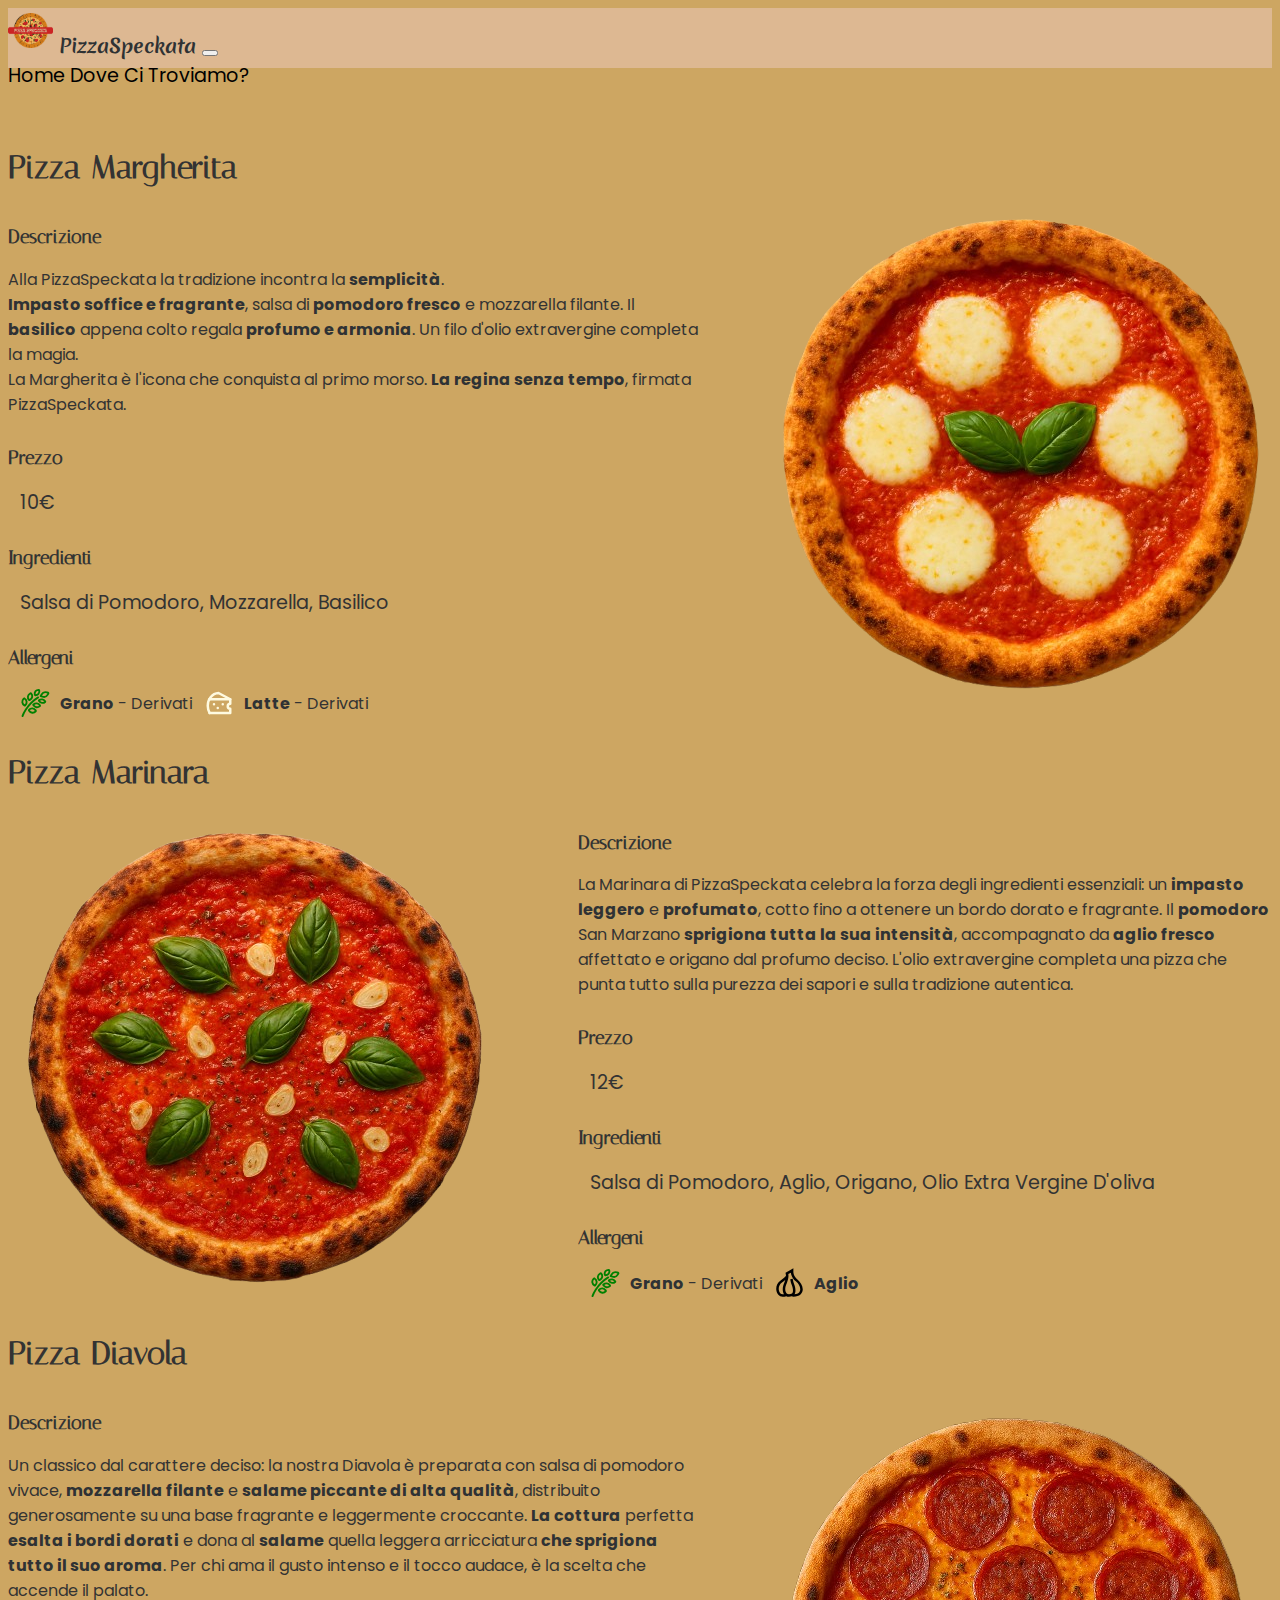
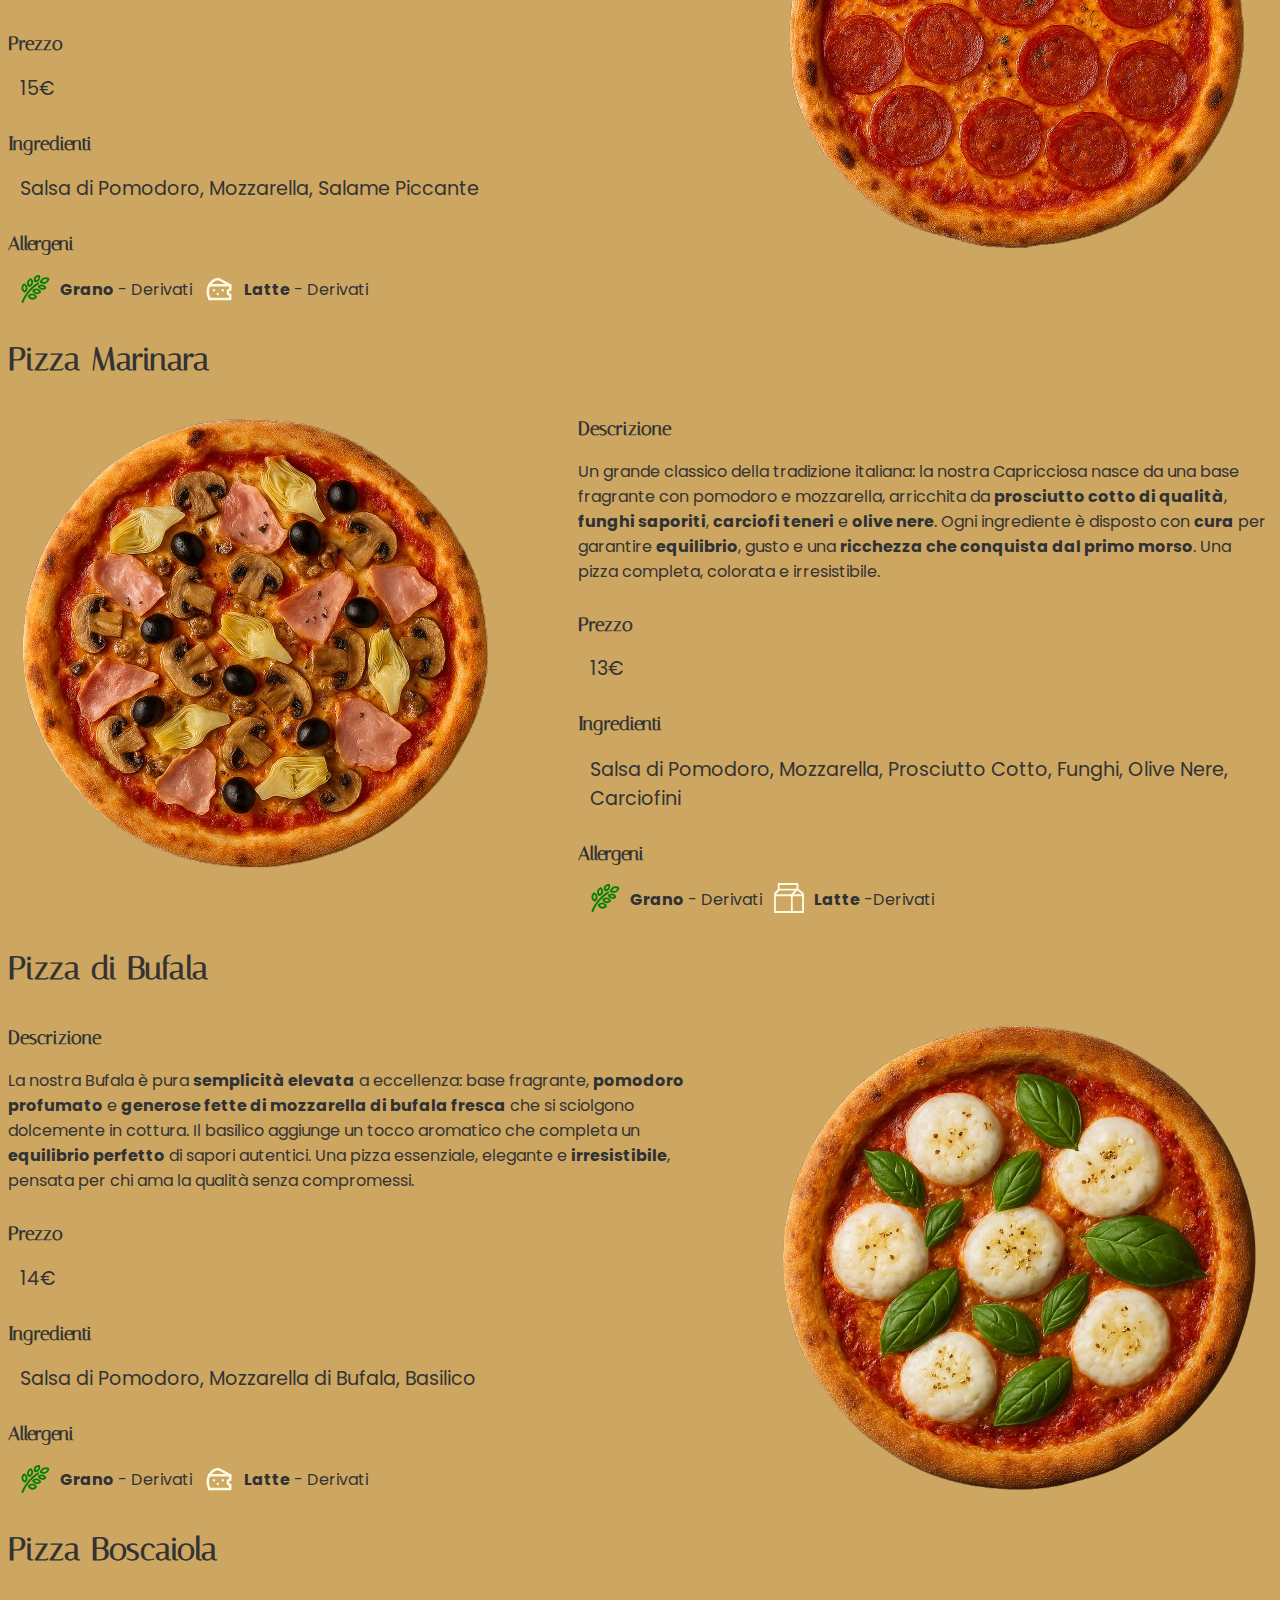
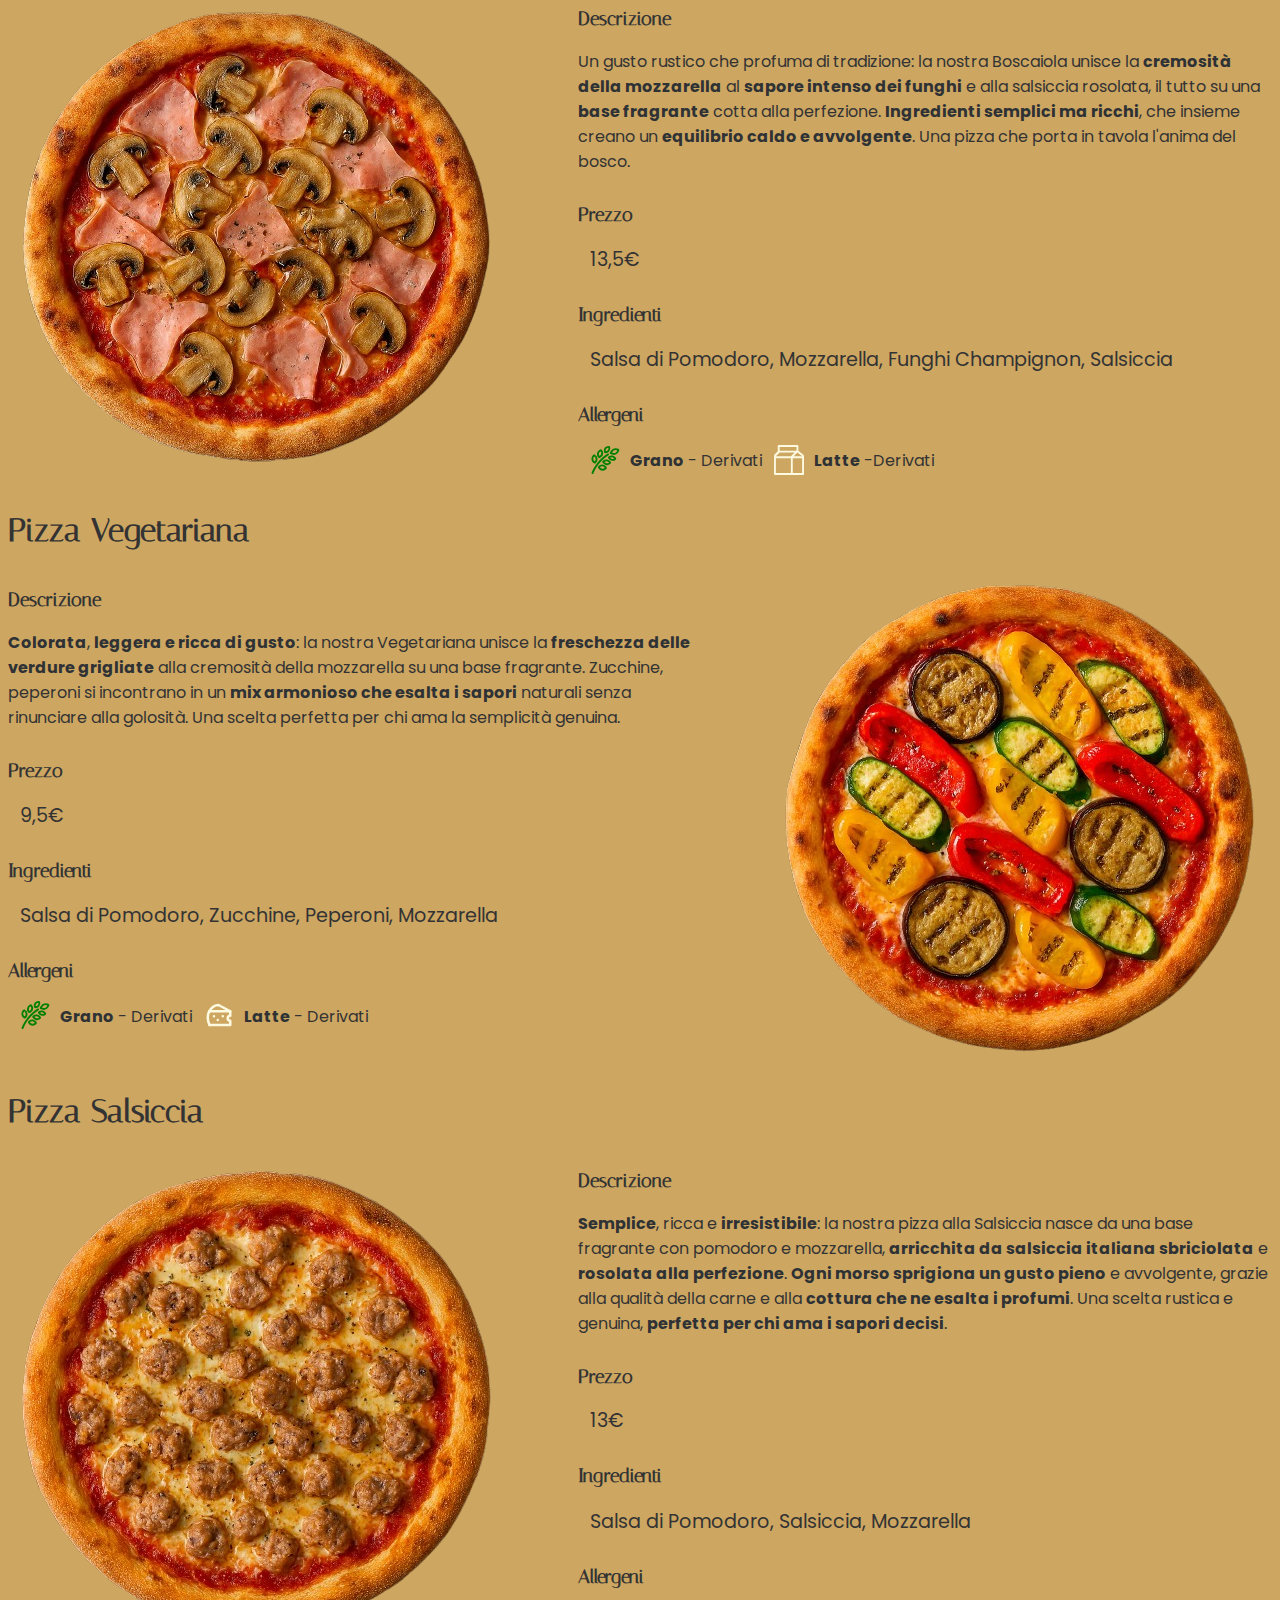
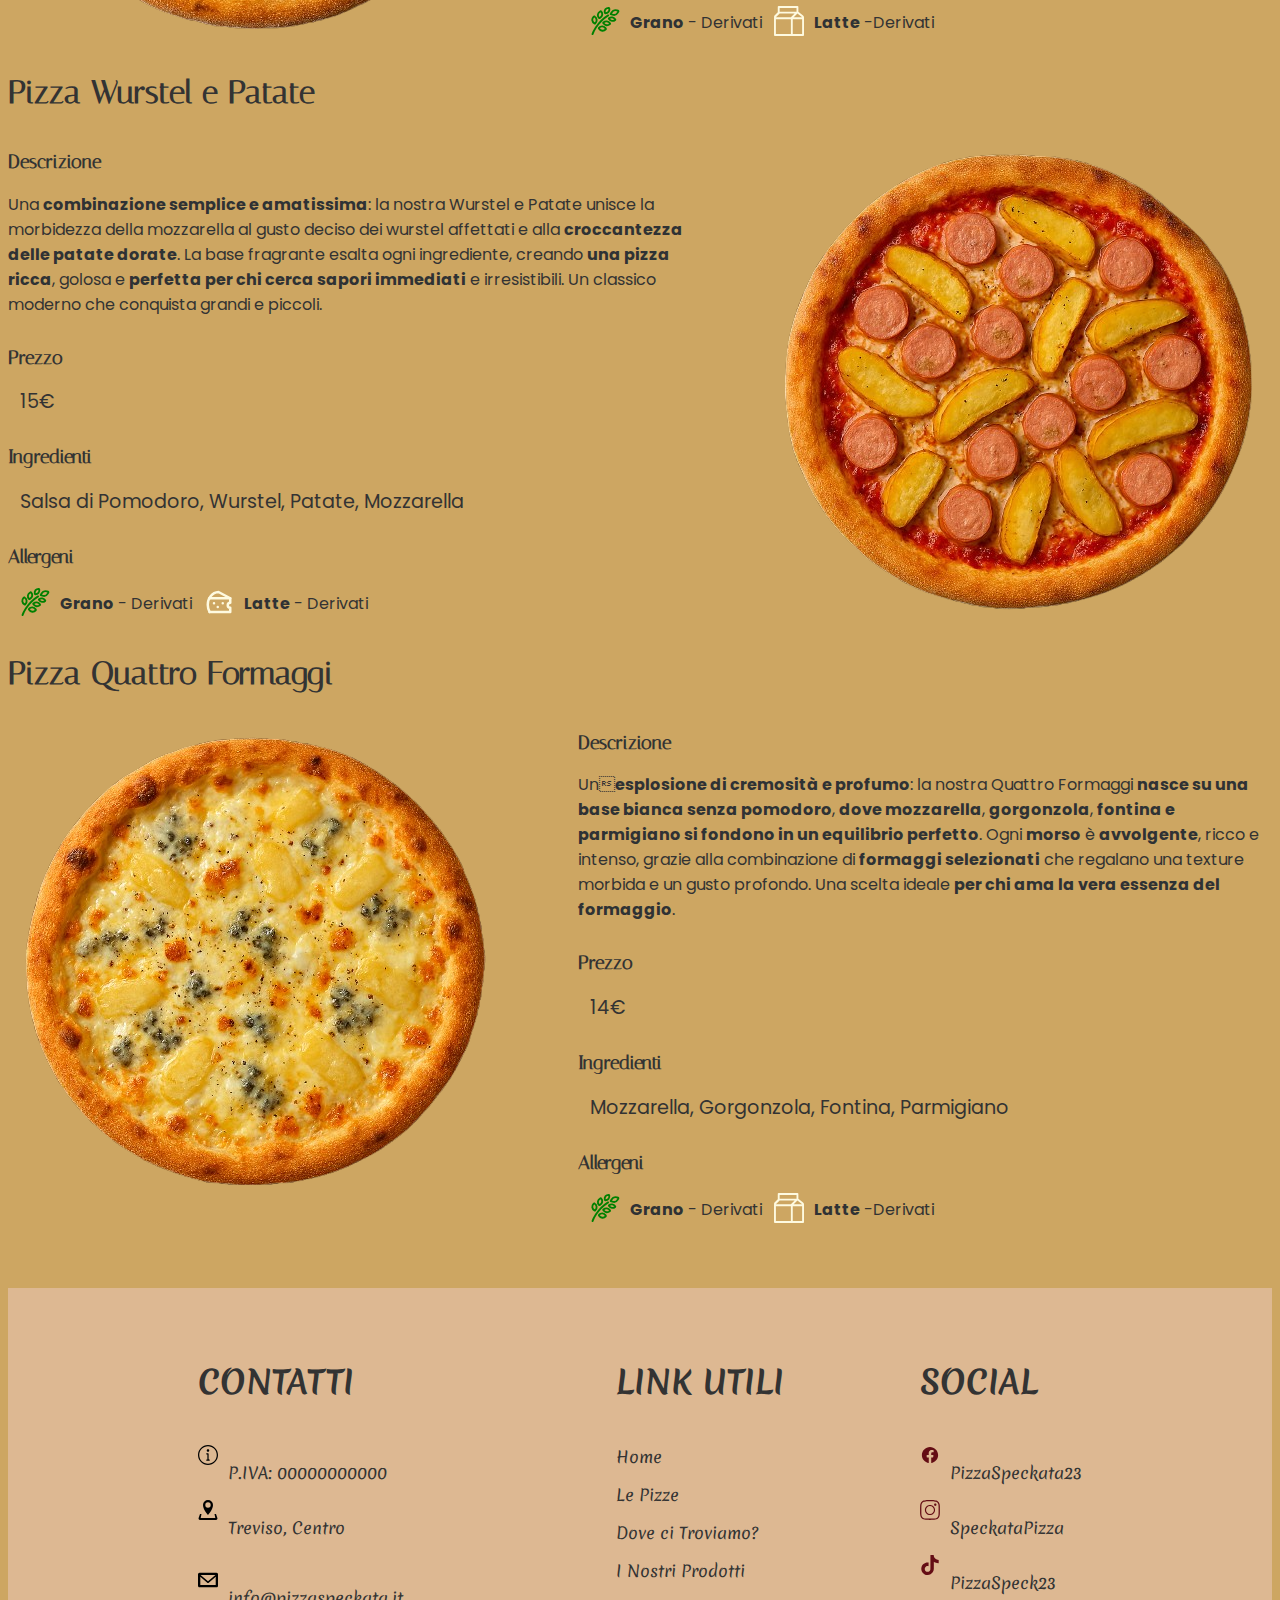
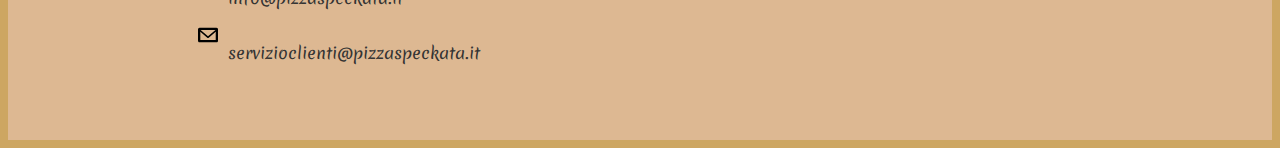
<file: PizzaSpeckata/pizze.html>
<!DOCTYPE html>
<html lang="en">
  <head>
    <meta charset="UTF-8" />
    <meta name="viewport" content="width=device-width, initial-scale=1.0" />
    <link
      href="https://cdn.jsdelivr.net/npm/bootstrap@5.3.8/dist/css/bootstrap.min.css"
      rel="stylesheet"
      integrity="sha384-sRIl4kxILFvY47J16cr9ZwB07vP4J8+LH7qKQnuqkuIAvNWLzeN8tE5YBujZqJLB"
      crossorigin="anonymous"
    />
    <link
      rel="shortcut icon"
      href="foto/pizzaSpeckata-logo.ico"
      type="image/x-icon"
    />
    <link rel="stylesheet" href="style.css" />
    <title>Pizzeria Speckata | Le Nostre Pizze</title>
  </head>
  <body>
    <nav class="navbar navbar-expand-lg bg-body-tertiary">
      <div class="container-fluid">
        <a class="navbar-brand" href="index.htm">
          <img
            src="foto/pizzaSpeckata-logo.png"
            alt="Logo"
            width="45"
            height="45"
            class="d-inline-block"
          />
          <b>PizzaSpeckata</b>
        </a>
        <button
          class="navbar-toggler"
          type="button"
          data-bs-toggle="collapse"
          data-bs-target="#navbarNavAltMarkup"
          aria-controls="navbarNavAltMarkup"
          aria-expanded="false"
          aria-label="Toggle navigation"
        >
          <span class="navbar-toggler-icon"></span>
        </button>

        <div class="collapse navbar-collapse" id="navbarNavAltMarkup">
          <div class="navbar-nav">
            <a class="nav-link" aria-current="page" href="index.htm">Home</a>
            <a class="nav-link" href="dove.html">Dove Ci Troviamo?</a>
          </div>
        </div>
      </div>
    </nav>

    <div class="container">

      <!--PIZZA MARGHERITA-->
      <div id="Margherita">
        <h1 class="titolo-pizze titleImportant">Pizza Margherita</h1>
        <div class="corpo-del-testo-margherita flex">
          <div class="testo-margherita margin-right1">


            <!--DESCRIZIONE PIZZA-->
            <div class="descrizione">
              <h3 class="titleImportant">Descrizione</h3>

              <div>
                <p>
                  Alla PizzaSpeckata la tradizione incontra la <b>semplicità</b>. <br> 
                  <b>Impasto soffice e fragrante</b>, salsa di <b>pomodoro fresco</b> e mozzarella filante. 
                  Il <b>basilico</b> appena colto regala <b>profumo e armonia</b>.
                  Un filo d&#39olio
                  extravergine completa la magia. <br>
                  La Margherita è l&#39icona che
                  conquista al primo morso. <b>La regina senza tempo</b>, firmata
                  PizzaSpeckata.
                </p>
              </div>
            </div>
              
            

            <!--PREZZO-->
            <div class="Prezzo">
              <h3 class="titleImportant">Prezzo</h3>

              <div class="testo-prezzo">
                10&euro;
              </div>
            </div>


            <!--INGREDIENTI-->
            <div class="Ingredienti">
              <h3 class="titleImportant">Ingredienti</h3>

              <div>
                <p class="testo-inredienti">
                  Salsa di Pomodoro, Mozzarella, Basilico
                </p>
              </div>
            </div>


            <!--ALLERGENI-->
            <div class="Allergie">
              <h3 class="titleImportant">Allergeni</h3>

              <div class="flex ">
                <img class="icon2" src="loghi/wheat.svg" alt="allergia grano">
                <p class="Allergie-testo">
                  <b>Grano</b> - Derivati
                </p>

                <img class="icon2" src="loghi/cheese.svg" alt="allergia latte">
                <p class="Allergie-testo"> 
                  <b>Latte</b> - Derivati
                </p>
              </div>
            </div>
          </div>
          
          <img src="foto/foto pizze/pizza-margherita.png" alt="pizza margherita" height="500px" class="big">
        </div>
      </div>


      <!--PIZZA MARINARA-->
      <div id="Marinara">
        <h1 class="titolo-pizze titleImportant">Pizza Marinara</h1>

        <div class="corpo-del-testo-marinara flex">

          <img src="foto/foto pizze/pizza-marinara.png" alt="pizza marinara" height="500px" class="big margin-right2">
          <div class="corpo-del-testo-marinara">

            <!--DESCRIZIONE PIZZA-->
            <div class="descrizione">
              <h3 class="titleImportant">Descrizione</h3>

              <div>
                <p>
                  La Marinara di PizzaSpeckata celebra la forza degli ingredienti essenziali: un <b>impasto leggero</b> e <b>profumato</b>, cotto fino a ottenere un bordo dorato e fragrante. Il <b>pomodoro</b> San Marzano <b>sprigiona tutta la sua intensità</b>, accompagnato da <b>aglio fresco</b> affettato e origano dal profumo deciso. L&#39olio extravergine completa una pizza che punta tutto sulla purezza dei sapori e sulla tradizione autentica.
                </p>
              </div>
            </div>

            <!--PREZZO-->
            <div class="Prezzo">
              <h3 class="titleImportant">Prezzo</h3>

              <div class="testo-prezzo">
                12&euro;
              </div>
            </div>

            <!--INGREDIENTI-->
            <div class="Ingredienti">
              <h3 class="titleImportant">Ingredienti</h3>

              <div>
                <p class="testo-inredienti">
                  Salsa di Pomodoro, Aglio, Origano, Olio Extra Vergine D&#39oliva
                </p>
              </div>
            </div>


            <!--ALLERGENI-->
            <div class="Allergie">
              <h3 class="titleImportant">Allergeni</h3>

              <div class="flex ">
                <img class="icon2" src="loghi/wheat.svg" alt="allergia grano">
                <p class="Allergie-testo">
                  <b>Grano</b> - Derivati
                </p>

                <img class="icon2" src="loghi/garlic.svg" alt="allergia all-aglio ">
                <p class="Allergie-testo"> 
                  <b>Aglio</b>
                </p>
              </div>
            </div>
          </div>
        </div>
      </div>

      <div id="Diavola">

        <h1 class="titolo-pizze titleImportant">Pizza Diavola</h1>

        <div class="corpo-del-testo-diavola flex">

          <div class="corpo-del-testo-diavola margin-right1 ">

            <!--DESCRIZIONE PIZZA-->
            <div class="descrizione">
              <h3 class="titleImportant">Descrizione</h3>

              <div>
                <p>
                  Un classico dal carattere deciso: la nostra Diavola è preparata con salsa di pomodoro vivace, <b>mozzarella filante</b> e <b>salame piccante di alta qualità</b>, distribuito generosamente su una base fragrante e leggermente croccante. <b>La cottura</b> perfetta <b>esalta i bordi dorati</b> e dona al <b>salame</b> quella leggera arricciatura <b>che sprigiona tutto il suo aroma</b>. Per chi ama il gusto intenso e il tocco audace, è la scelta che accende il palato.
                </p>
              </div>
            </div>

            <!--PREZZO-->
            <div class="Prezzo">
              <h3 class="titleImportant">Prezzo</h3>

              <div class="testo-prezzo">
                15&euro;
              </div>
            </div>

            <!--INGREDIENTI-->
            <div class="Ingredienti">
              <h3 class="titleImportant">Ingredienti</h3>

              <div>
                <p class="testo-inredienti">
                  Salsa di Pomodoro, Mozzarella, Salame Piccante 
                </p>
              </div>
            </div>


            <!--ALLERGENI-->
            <div class="Allergie">
              <h3 class="titleImportant">Allergeni</h3>

              <div class="flex ">
                <img class="icon2" src="loghi/wheat.svg" alt="allergia grano">
                <p class="Allergie-testo">
                  <b>Grano</b> - Derivati
                </p>

                <img class="icon2" src="loghi/cheese.svg" alt="allergia latte">
                <p class="Allergie-testo"> 
                  <b>Latte</b> - Derivati
                </p>
              </div>
            </div>
          </div>

          <img src="foto/foto pizze/pizza-diavola.png" alt="pizza diavola" height="500px" class="big">
        </div>
      </div>

      <div id="Capricciosa">

        <h1 class="titolo-pizze titleImportant">Pizza Marinara</h1>

        <div class="corpo-del-testo-capricciosa flex">

          <img src="foto/foto pizze/pizza-capricciosa.png" alt="pizza capricciosa" height="500px" class="big margin-right2">
          <div class="corpo-del-testo-marinara">

            <!--DESCRIZIONE PIZZA-->
            <div class="descrizione">
              <h3 class="titleImportant">Descrizione</h3>

              <div>
                <p>
                  Un grande classico della tradizione italiana: la nostra Capricciosa nasce da una base fragrante con pomodoro e mozzarella, arricchita da <b>prosciutto cotto di qualità</b>, <b>funghi saporiti</b>, <b>carciofi teneri</b> e <b>olive nere</b>. Ogni ingrediente è disposto con <b>cura</b> per garantire <b>equilibrio</b>, gusto e una <b>ricchezza che conquista dal primo morso</b>. Una pizza completa, colorata e irresistibile.
                </p>
              </div>
            </div>

            <!--PREZZO-->
            <div class="Prezzo">
              <h3 class="titleImportant">Prezzo</h3>

              <div class="testo-prezzo">
                13&euro;
              </div>
            </div>

            <!--INGREDIENTI-->
            <div class="Ingredienti">
              <h3 class="titleImportant">Ingredienti</h3>

              <div>
                <p class="testo-inredienti">
                  Salsa di Pomodoro, Mozzarella, Prosciutto Cotto, Funghi, Olive Nere, Carciofini
                </p>
              </div>
            </div>


            <!--ALLERGENI-->
            <div class="Allergie">
              <h3 class="titleImportant">Allergeni</h3>

              <div class="flex ">
                <img class="icon2" src="loghi/wheat.svg" alt="allergia grano">
                <p class="Allergie-testo">
                  <b>Grano</b> - Derivati
                </p>

                <img class="icon2" src="loghi/milk.svg" alt="allergia ai latticini ">
                <p class="Allergie-testo"> 
                  <b>Latte</b>
                  -Derivati
                </p>
              </div>
            </div>
          </div>
        </div>
      </div>

      <div id="Bufala">

        <h1 class="titolo-pizze titleImportant">Pizza di Bufala</h1>

        <div class="corpo-del-testo-bufala flex">

          <div class="corpo-del-testo-diavola margin-right1 ">

            <!--DESCRIZIONE PIZZA-->
            <div class="descrizione">
              <h3 class="titleImportant">Descrizione</h3>

              <div>
                <p>
                  La nostra Bufala è pura <b>semplicità elevata</b> a eccellenza: base fragrante, <b>pomodoro profumato</b> e <b>generose fette di mozzarella di bufala fresca</b> che si sciolgono dolcemente in cottura. Il basilico aggiunge un tocco aromatico che completa un <b>equilibrio perfetto</b> di sapori autentici. Una pizza essenziale, elegante e <b>irresistibile</b>, pensata per chi ama la qualità senza compromessi.
                </p>
              </div>
            </div>

            <!--PREZZO-->
            <div class="Prezzo">
              <h3 class="titleImportant">Prezzo</h3>

              <div class="testo-prezzo">
                14&euro;
              </div>
            </div>

            <!--INGREDIENTI-->
            <div class="Ingredienti">
              <h3 class="titleImportant">Ingredienti</h3>

              <div>
                <p class="testo-inredienti">
                  Salsa di Pomodoro, Mozzarella di Bufala, Basilico
                </p>
              </div>
            </div>


            <!--ALLERGENI-->
            <div class="Allergie">
              <h3 class="titleImportant">Allergeni</h3>

              <div class="flex ">
                <img class="icon2" src="loghi/wheat.svg" alt="allergia grano">
                <p class="Allergie-testo">
                  <b>Grano</b> - Derivati
                </p>

                <img class="icon2" src="loghi/cheese.svg" alt="allergia latte">
                <p class="Allergie-testo"> 
                  <b>Latte</b> - Derivati
                </p>
              </div>
            </div>
          </div>

          <img src="foto/foto pizze/pizza-bufala.png" alt="pizza bufala" height="500px" class="big">
        </div>
      </div>

      <div id="Boscaiola">

        <h1 class="titolo-pizze titleImportant">Pizza Boscaiola</h1>

        <div class="corpo-del-testo-boscaiola flex">

          <img src="foto/foto pizze/pizza-boscaiola.png" alt="pizza Boscaiola" height="500px" class="big margin-right2">
          <div class="corpo-del-testo-boscaiola">

            <!--DESCRIZIONE PIZZA-->
            <div class="descrizione">
              <h3 class="titleImportant">Descrizione</h3>

              <div>
                <p>
                  Un gusto rustico che profuma di tradizione: la nostra Boscaiola unisce la <b>cremosità della mozzarella</b> al <b>sapore intenso dei funghi</b> e alla salsiccia rosolata, il tutto su una <b>base fragrante</b> cotta alla perfezione. <b>Ingredienti semplici ma ricchi</b>, che insieme creano un <b>equilibrio caldo e avvolgente</b>. Una pizza che porta in tavola l&#39anima del bosco.
                </p>
              </div>
            </div>

            <!--PREZZO-->
            <div class="Prezzo">
              <h3 class="titleImportant">Prezzo</h3>

              <div class="testo-prezzo">
                13,5&euro;
              </div>
            </div>

            <!--INGREDIENTI-->
            <div class="Ingredienti">
              <h3 class="titleImportant">Ingredienti</h3>

              <div>
                <p class="testo-inredienti">
                  Salsa di Pomodoro, Mozzarella, Funghi Champignon, Salsiccia
                </p>
              </div>
            </div>


            <!--ALLERGENI-->
            <div class="Allergie">
              <h3 class="titleImportant">Allergeni</h3>

              <div class="flex ">
                <img class="icon2" src="loghi/wheat.svg" alt="allergia grano">
                <p class="Allergie-testo">
                  <b>Grano</b> - Derivati
                </p>

                <img class="icon2" src="loghi/milk.svg" alt="allergia ai latticini ">
                <p class="Allergie-testo"> 
                  <b>Latte</b>
                  -Derivati
                </p>
              </div>
            </div>
          </div>
        </div>
      </div>

      <div id="Vegetariana">

        <h1 class="titolo-pizze titleImportant">Pizza Vegetariana</h1>

        <div class="corpo-del-testo-vegetarana flex">

          <div class="corpo-del-testo-vegetarana margin-right1 ">

            <!--DESCRIZIONE PIZZA-->
            <div class="descrizione">
              <h3 class="titleImportant">Descrizione</h3>

              <div>
                <p>
                  <b>Colorata</b>, <b>leggera e ricca di gusto</b>: la nostra Vegetariana unisce la <b>freschezza delle verdure grigliate</b> alla cremosità della mozzarella su una base fragrante. Zucchine, peperoni si incontrano in un <b>mix armonioso che esalta i sapori</b> naturali senza rinunciare alla golosità. Una scelta perfetta per chi ama la semplicità genuina.
                </p>
              </div>
            </div>

            <!--PREZZO-->
            <div class="Prezzo">
              <h3 class="titleImportant">Prezzo</h3>

              <div class="testo-prezzo">
                9,5&euro;
              </div>
            </div>

            <!--INGREDIENTI-->
            <div class="Ingredienti">
              <h3 class="titleImportant">Ingredienti</h3>

              <div>
                <p class="testo-inredienti">
                  Salsa di Pomodoro, Zucchine, Peperoni, Mozzarella
                </p>
              </div>
            </div>


            <!--ALLERGENI-->
            <div class="Allergie">
              <h3 class="titleImportant">Allergeni</h3>

              <div class="flex ">
                <img class="icon2" src="loghi/wheat.svg" alt="allergia grano">
                <p class="Allergie-testo">
                  <b>Grano</b> - Derivati
                </p>

                <img class="icon2" src="loghi/cheese.svg" alt="allergia latte">
                <p class="Allergie-testo"> 
                  <b>Latte</b> - Derivati
                </p>
              </div>
            </div>
          </div>

          <img src="foto/foto pizze/pizza-vegetariana.png" alt="pizza Vegetariana" height="500px" class="big">
        </div>
      </div>

      <div id="Salsiccia">

        <h1 class="titolo-pizze titleImportant">Pizza Salsiccia</h1>

        <div class="corpo-del-testo-salsiccia flex">

          <img src="foto/foto pizze/pizza-salsicia.png" alt="pizza Salsiccia" height="500px" class="big margin-right2">
          <div class="corpo-del-testo-boscaiola">

            <!--DESCRIZIONE PIZZA-->
            <div class="descrizione">
              <h3 class="titleImportant">Descrizione</h3>

              <div>
                <p>
                  <b>Semplice</b>, ricca e <b>irresistibile</b>: la nostra pizza alla Salsiccia nasce da una base fragrante con pomodoro e mozzarella, <b>arricchita da salsiccia italiana sbriciolata</b> e <b>rosolata alla perfezione</b>. <b>Ogni morso sprigiona un gusto pieno</b> e avvolgente, grazie alla qualità della carne e alla <b>cottura che ne esalta i profumi</b>. Una scelta rustica e genuina, <b>perfetta per chi ama i sapori decisi</b>.
                </p>
              </div>
            </div>

            <!--PREZZO-->
            <div class="Prezzo">
              <h3 class="titleImportant">Prezzo</h3>

              <div class="testo-prezzo">
                13&euro;
              </div>
            </div>

            <!--INGREDIENTI-->
            <div class="Ingredienti">
              <h3 class="titleImportant">Ingredienti</h3>

              <div>
                <p class="testo-inredienti">
                  Salsa di Pomodoro, Salsiccia, Mozzarella
                </p>
              </div>
            </div>


            <!--ALLERGENI-->
            <div class="Allergie">
              <h3 class="titleImportant">Allergeni</h3>

              <div class="flex ">
                <img class="icon2" src="loghi/wheat.svg" alt="allergia grano">
                <p class="Allergie-testo">
                  <b>Grano</b> - Derivati
                </p>

                <img class="icon2" src="loghi/milk.svg" alt="allergia ai latticini ">
                <p class="Allergie-testo"> 
                  <b>Latte</b>
                  -Derivati
                </p>
              </div>
            </div>
          </div>
        </div>
      </div>

      <div id="Wurstel-Patate">

        <h1 class="titolo-pizze titleImportant">Pizza Wurstel e Patate</h1>

        <div class="corpo-del-testo-wurstel-e-patate flex">

          <div class="corpo-del-testo-wurstel-e-patate margin-right1 ">

            <!--DESCRIZIONE PIZZA-->
            <div class="descrizione">
              <h3 class="titleImportant">Descrizione</h3>

              <div>
                <p>
                  Una <b>combinazione semplice e amatissima</b>: la nostra Wurstel e Patate unisce la morbidezza della mozzarella al gusto deciso dei wurstel affettati e alla <b>croccantezza delle patate dorate</b>. La base fragrante esalta ogni ingrediente, creando <b>una pizza ricca</b>, golosa e <b>perfetta per chi cerca sapori immediati</b> e irresistibili. Un classico moderno che conquista grandi e piccoli.
                </p>
              </div>
            </div>

            <!--PREZZO-->
            <div class="Prezzo">
              <h3 class="titleImportant">Prezzo</h3>

              <div class="testo-prezzo">
                15&euro;
              </div>
            </div>

            <!--INGREDIENTI-->
            <div class="Ingredienti">
              <h3 class="titleImportant">Ingredienti</h3>

              <div>
                <p class="testo-inredienti">
                  Salsa di Pomodoro, Wurstel, Patate, Mozzarella
                </p>
              </div>
            </div>


            <!--ALLERGENI-->
            <div class="Allergie">
              <h3 class="titleImportant">Allergeni</h3>

              <div class="flex ">
                <img class="icon2" src="loghi/wheat.svg" alt="allergia grano">
                <p class="Allergie-testo">
                  <b>Grano</b> - Derivati
                </p>

                <img class="icon2" src="loghi/cheese.svg" alt="allergia latte">
                <p class="Allergie-testo"> 
                  <b>Latte</b> - Derivati
                </p>
              </div>
            </div>
          </div>

          <img src="foto/foto pizze/pizza-wurstel-e-patatine.png" alt="pizza qurstel e patate" height="500px" class="big">
        </div>
      </div>

      <div id="Quattro-Formaggi">

        <h1 class="titolo-pizze titleImportant">Pizza Quattro Formaggi</h1>

        <div class="corpo-del-testo-quattro-formaggi flex">

          <img src="foto/foto pizze/pizza-quattro-formaggi.png" alt="pizza quattro formaggi" height="500px" class="big margin-right2">
          <div class="corpo-del-testo-quattro-formaggi">

            <!--DESCRIZIONE PIZZA-->
            <div class="descrizione">
              <h3 class="titleImportant">Descrizione</h3>

              <div>
                <p>
                  Un&#30<b>esplosione di cremosità e profumo</b>: la nostra Quattro Formaggi <b>nasce su una base bianca senza pomodoro</b>, <b>dove mozzarella</b>, <b>gorgonzola</b>, <b>fontina e parmigiano si fondono in un equilibrio perfetto</b>. Ogni <b>morso</b> è <b>avvolgente</b>, ricco e intenso, grazie alla combinazione di <b>formaggi selezionati</b> che regalano una texture morbida e un gusto profondo. Una scelta ideale <b>per chi ama la vera essenza del formaggio</b>.
                </p>
              </div>
            </div>

            <!--PREZZO-->
            <div class="Prezzo">
              <h3 class="titleImportant">Prezzo</h3>

              <div class="testo-prezzo">
                14&euro;
              </div>
            </div>

            <!--INGREDIENTI-->
            <div class="Ingredienti">
              <h3 class="titleImportant">Ingredienti</h3>

              <div>
                <p class="testo-inredienti">
                  Mozzarella, Gorgonzola, Fontina, Parmigiano
                </p>
              </div>
            </div>


            <!--ALLERGENI-->
            <div class="Allergie">
              <h3 class="titleImportant">Allergeni</h3>

              <div class="flex ">
                <img class="icon2" src="loghi/wheat.svg" alt="allergia grano">
                <p class="Allergie-testo">
                  <b>Grano</b> - Derivati
                </p>

                <img class="icon2" src="loghi/milk.svg" alt="allergia ai latticini ">
                <p class="Allergie-testo"> 
                  <b>Latte</b>
                  -Derivati
                </p>
              </div>
            </div>
          </div>
        </div>
      </div>
    </div>


    <!--FOOTER-->
    <footer>
      <div class="inside">

        <div class="flex1">
          <div id="contatti-int" class="margin-right">
            <h1 class="h1foot">CONTATTI</h1>

            <div class="flex">
              <img class="icon" src="loghi/info.svg" alt="info"><p class="footerP">P.IVA: 00000000000</p>
            </div>

            <div class="flex">
              <img class="icon" src="loghi/location.svg" alt="la nostra location"><a class="link-utili" href="https://short.do/c-P5fN"><p class="footerP">Treviso, Centro</p></a>
            </div>
            <div class="flex">
              <img class="icon" src="loghi/mail.svg" alt="contattaci"><p class="footerP">info@pizzaspeckata.it</p>
            </div>

            <div class="flex">
              <img class="icon" src="loghi/mail.svg" alt="contattaci"><p class="footerP">servizioclienti@pizzaspeckata.it</p>
            </div>
          </div>


          <div id="link-int" class="margin-right">
            <h1 class="h1foot">LINK UTILI</h1>

            <div class="flex ">
              <a class="link-utili" href="index.htm">Home</a>
            </div>

            <div class="flex">
              <a class="link-utili" href="pizze.html">Le Pizze</a>
            </div>

            <div class="flex">
              <a class="link-utili" href="dove.html">Dove ci Troviamo?</a>
            </div>

            <div class="flex">
              <a class="link-utili" href="ingredienti.html">I Nostri Prodotti</a>
            </div>
          </div>


          <div id="social-int">
            <h1 class="h1foot">SOCIAL</h1>

            <div class="flex">
              <img  class="icon social" src="loghi/social-facebook-solid.svg" alt="facebook"><p class="footerP">PizzaSpeckata23</p>
            </div>

            <div class="flex">
              <img class="icon social" src="loghi/social-instagram.svg" alt="instagram"><p class="footerP">SpeckataPizza</p>
            </div>

            <div class="flex">
              <img class="icon social" src="loghi/tiktok.svg" alt="tik tok"><p class="footerP">PizzaSpeck23</p>
            </div>
          </div>
        </div>
      </div>
    </footer>

    <script
      src="https://cdn.jsdelivr.net/npm/bootstrap@5.3.8/dist/js/bootstrap.bundle.min.js"
      integrity="sha384-FKyoEForCGlyvwx9Hj09JcYn3nv7wiPVlz7YYwJrWVcXK/BmnVDxM+D2scQbITxI"
      crossorigin="anonymous"
    ></script>
  </body>
</html>
</file>
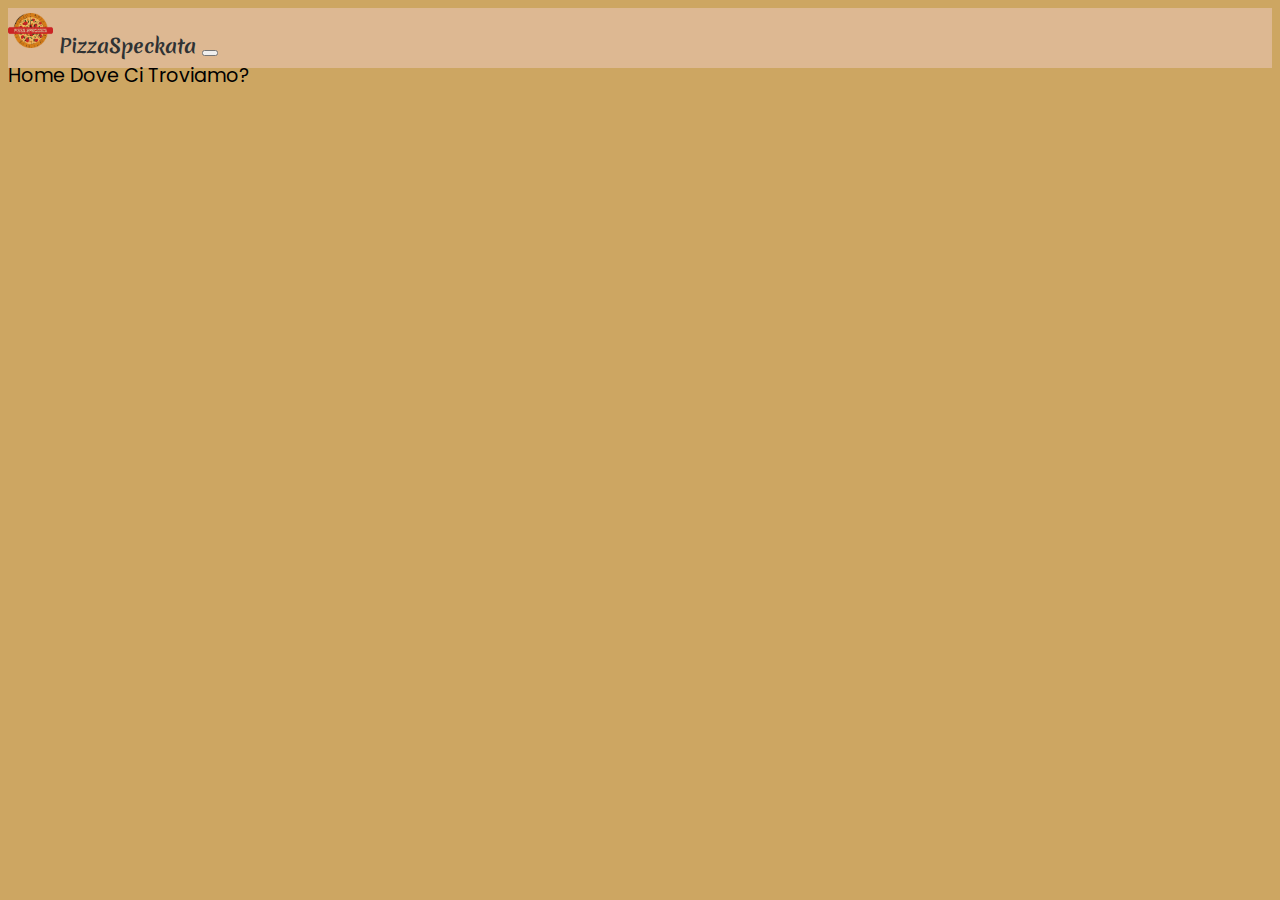
<file: sito pizzeria/pizze.html>
<!DOCTYPE html>
<html lang="en">
  <head>
    <meta charset="UTF-8" />
    <meta name="viewport" content="width=device-width, initial-scale=1.0" />
    <link
      href="https://cdn.jsdelivr.net/npm/bootstrap@5.3.8/dist/css/bootstrap.min.css"
      rel="stylesheet"
      integrity="sha384-sRIl4kxILFvY47J16cr9ZwB07vP4J8+LH7qKQnuqkuIAvNWLzeN8tE5YBujZqJLB"
      crossorigin="anonymous"
    />
    <link
      rel="shortcut icon"
      href="foto/logo-speckata.ico"
      type="image/x-icon"
    />
    <link rel="stylesheet" href="style.css" />
    <title>Pizzeria Speckata | Le Nostre Pizze</title>
  </head>
  <body>
    <nav class="navbar navbar-expand-lg bg-body-tertiary">
      <div class="container-fluid">
        <a class="navbar-brand" href="index.htm">
          <img
            src="foto/pizzaSpeckata-logo.png"
            alt="Logo"
            width="45"
            height="45"
            class="d-inline-block"
          />
          <b>PizzaSpeckata</b>
        </a>
        <button
          class="navbar-toggler"
          type="button"
          data-bs-toggle="collapse"
          data-bs-target="#navbarNavAltMarkup"
          aria-controls="navbarNavAltMarkup"
          aria-expanded="false"
          aria-label="Toggle navigation"
        >
          <span class="navbar-toggler-icon"></span>
        </button>

        <div class="collapse navbar-collapse" id="navbarNavAltMarkup">
          <div class="navbar-nav">
            <a class="nav-link" aria-current="page" href="index.htm">Home</a>
            <a class="nav-link" href="dove.html">Dove Ci Troviamo?</a>
          </div>
        </div>
      </div>
    </nav>

    <div class="container">
      
      <div class="Margherita"></div>

      <div class="Marinara"></div>

      <div class="Diavola"></div>

      <div class="Capricciosa"></div>

      <div class="Bufala"></div>

      <div class="Boscaiola"></div>

      <div class="Vegetariana"></div>

      <div class="Salsiccia"></div>

      <div class="Wurstel-Patate"></div>

      <div class="Quattro-Formaggi"></div>

    </div>

    <script
      src="https://cdn.jsdelivr.net/npm/bootstrap@5.3.8/dist/js/bootstrap.bundle.min.js"
      integrity="sha384-FKyoEForCGlyvwx9Hj09JcYn3nv7wiPVlz7YYwJrWVcXK/BmnVDxM+D2scQbITxI"
      crossorigin="anonymous"
    ></script>
  </body>
</html>
</file>
<file: PizzaSpeckata/style.css>
@import url("https://fonts.googleapis.com/css2?family=Italiana&family=Kiwi+Maru&family=Merienda:wght@300..900&family=Poppins:ital,wght@0,100;0,200;0,300;0,400;0,500;0,600;0,700;0,800;0,900;1,100;1,200;1,300;1,400;1,500;1,600;1,700;1,800;1,900&display=swap");

/*font-family: "Poppins", sans-serif;*/
/*font-family: "Kiwi Maru", serif;*/
/*font-family: "Italiana", sans-serif;*/
/*font-family: "Merienda", cursive;*/

body {
  background-color: #cda662;
  font-family: "Poppins", sans-serif;
  color: #333333;
  font-size: 1rem;
}

b {
  color: #2f3234;
}

a {
  text-decoration: none;
  color: #333333;
}

.container {
  margin-top: 80px;
}

.titleImportant {
  font-family: "Italiana", sans-serif;
}

.bigTitle {
  font-size: 2.4rem;
}

.smallTitle {
  font-size: 1.7rem;
}

.centro {
  text-align: center;
}

.flex {
  display: flex;
}

.flex-end {
  align-items: end;
}

.margin-top {
  margin-top: 50px;
}

.margin-left {
  margin-left: 20px;
}

.margin-right {
  margin-right: 30px;
}

.corpo-del-testo-qualita {
  width: fit-content;
}

.color {
  color: #cda662;
}

/*NAVBAR ALL*/
.navbar,
.dropdown-menu {
  background-color: #ddb892 !important;
  border: none !important;
  border-width: 0 !important;
  font-size: 1.2rem;
  padding: 0%;
  height: 60px;
}

.dropdown-menu {
  padding: 8px 10px;
  width: 25rem;
  height: fit-content;
}

.nav-link,
.navbar-collapse,
.dropdown-item {
  color: black;
}

.navbar-brand {
  font-family: "Merienda", cursive;
}

.nav-link:hover,
.dropdown-item:hover {
  color: #fefae0;
  background-color: transparent;
  background-color: #bc6c25;
  border-radius: 10px;
}

/*CAROUSEL ALL*/
.carousel-item img {
  height: 700px;
  object-fit: cover;
  width: 100%;
}

#overflow {
  font-family: "Kiwi Maru", serif;
  background-color: rgba(20, 20, 20, 0.4);
  position: absolute;
  top: 40%;
  left: 50%;
  transform: translate(-50%, -50%);
  color: #fefae0;
  text-align: center;
  z-index: 1;
  padding: 20px;
  margin-top: 1.5rem;
}

#underflow {
  position: relative;
}

/*SCALING IMAGES*/
.big:hover {
  transform: scale(1.1);
}

.big {
  transition: transform 0.5s ease-in-out;
}

/*BOTTONI*/
#nstr-prod {
  background-color: #640d14;
  color: white;
  border: none;
  border-radius: 12px;
  padding: 10px 20px;
  cursor: pointer;
  font-size: 1.2rem;
  transition: transform 0.5s ease-in-out;
  margin-top: 15px;
}

/*MENU*/
.menu-hr1 {
  height: 2px;
  border-radius: 6px;
  background-color: black;
  width: 20%;
  margin-left: auto;
  margin-right: auto;
  margin-top: -6px;
}

.menu-space {
  margin-top: 20px;
}

#nstr-prod:active,
#nstr-prod:focus {
  background-color: #640d14;
  color: white;
  border: none;
  outline: none;
}

#nstr-prod:hover {
  transform: scale(1.1);
  background-color: #ad2831;
}

/*FOOTER*/
footer {
  font-family: "Merienda", cursive;
  background-color: #ddb892;
  display: block;
  margin-top: 50px;
}

.inside {
  margin-left: 15%;
  margin-right: 15%;
}

.icon {
  height: 20px;
  align-items: center;
  margin-right: 10px;
}

.footerP {
  align-items: center;
}

.h1foot {
  padding-top: 50px;
  margin-bottom: 40px;
}

.flex1 {
  display: flex;
  justify-content: space-between;
}

.link-utili,
.social {
  margin-bottom: 15px;
  text-decoration: none;
  color: #333333;
}

.link-utili:hover {
  color: #640d14;
}

#contatti-int,
#link-int,
#social-int {
  margin-bottom: 60px;
}

/*PIZZE*/
.Allergie,
.Ingredienti,
.Prezzo {
  margin-top: 30px;
}

.testo-inredienti,
.testo-prezzo {
  font-size: 1.2rem;
  margin-left: 12px;
}

.Allergie-testo {
  margin-left: 10px;
  margin-top: 3.5px;
}

.icon2 {
  height: 30px;
  margin-left: 12px;
}

/*PIZZA MARGHERITA*/

.margin-right1 {
  margin-right: 70px;
}

/*PIZZA MARINARA*/
.margin-right2{
  margin-right: 70px;
}
</file>
<file: sito pizzeria/style.css>
@import url("https://fonts.googleapis.com/css2?family=Italiana&family=Kiwi+Maru&family=Merienda:wght@300..900&family=Poppins:ital,wght@0,100;0,200;0,300;0,400;0,500;0,600;0,700;0,800;0,900;1,100;1,200;1,300;1,400;1,500;1,600;1,700;1,800;1,900&display=swap");

/*font-family: "Poppins", sans-serif;*/
/*font-family: "Kiwi Maru", serif;*/
/*font-family: "Italiana", sans-serif;*/
/*font-family: "Merienda", cursive;*/

body {
  background-color: #cda662;
  font-family: "Poppins", sans-serif;
  color: #333333;
  font-size: 1rem;
}

b {
  color: #2f3234;
}

a {
  text-decoration: none;
  color: #333333;
}

.container {
  margin-top: 80px;
}

.titleImportant {
  font-family: "Italiana", sans-serif;
}

.bigTitle {
  font-size: 2.4rem;
}

.smallTitle {
  font-size: 1.7rem;
}

.centro {
  text-align: center;
}

.flex {
  display: flex;
}

.flex-end {
  align-items: end;
}

.margin-top {
  margin-top: 50px;
}

.margin-left {
  margin-left: 20px;
}

.margin-right {
  margin-right: 30px;
}

.corpo-del-testo-qualita {
  width: fit-content;
}

.color {
  color: #cda662;
}

/*NAVBAR ALL*/
.navbar,
.dropdown-menu {
  background-color: #ddb892 !important;
  border: none !important;
  border-width: 0 !important;
  font-size: 1.2rem;
  padding: 0%;
  height: 60px;
}

.dropdown-menu {
  padding: 8px 10px;
  width: 25rem;
  height: fit-content;
}

.nav-link,
.navbar-collapse,
.dropdown-item {
  color: black;
}

.navbar-brand {
  font-family: "Merienda", cursive;
}

.nav-link:hover,
.dropdown-item:hover {
  color: #fefae0;
  background-color: transparent;
  background-color: #bc6c25;
  border-radius: 10px;
}

/*CAROUSEL ALL*/
.carousel-item img {
  height: 700px;
  object-fit: cover;
  width: 100%;
}

#overflow {
  font-family: "Kiwi Maru", serif;
  background-color: rgba(20, 20, 20, 0.4);
  position: absolute;
  top: 40%;
  left: 50%;
  transform: translate(-50%, -50%);
  color: #fefae0;
  text-align: center;
  z-index: 1;
  padding: 20px;
  margin-top: 1.5rem;
}

#underflow {
  position: relative;
}

/*SCALING IMAGES*/
.big:hover {
  transform: scale(1.1);
}

.big {
  transition: transform 0.5s ease-in-out;
}

/*BOTTONI*/
#nstr-prod {
  background-color: #640d14;
  color: white;
  border: none;
  border-radius: 12px;
  padding: 10px 20px;
  cursor: pointer;
  font-size: 1.2rem;
  transition: transform 0.5s ease-in-out;
  margin-top: 15px;
}

/*MENU*/
.menu-hr1 {
  height: 2px;
  border-radius: 6px;
  background-color: black;
  width: 20%;
  margin-left: auto;
  margin-right: auto;
  margin-top: -6px;
}

.menu-space {
  margin-top: 20px;
}

#nstr-prod:active,
#nstr-prod:focus {
  background-color: #640d14;
  color: white;
  border: none;
  outline: none;
}

#nstr-prod:hover {
  transform: scale(1.1);
  background-color: #ad2831;
}

/*FOOTER*/
footer {
  font-family: "Merienda", cursive;
  background-color: #ddb892;
  display: block;
  margin-top: 50px;
}

.inside {
  margin-left: 15%;
  margin-right: 15%;
}

.icon {
  height: 20px;
  align-items: center;
  margin-right: 10px;
}

.footerP {
  align-items: center;
}

.h1foot {
  padding-top: 50px;
  margin-bottom: 40px;
}

.flex1 {
  display: flex;
  justify-content: space-between;
}

.link-utili,
.social {
  margin-bottom: 15px;
  text-decoration: none;
  color: #333333;
}

.link-utili:hover {
  color: #640d14;
}

#contatti-int,
#link-int,
#social-int {
  margin-bottom: 60px;
}

/*PIZZE*/
.Allergie,
.Ingredienti,
.Prezzo {
  margin-top: 30px;
}

.testo-inredienti,
.testo-prezzo {
  font-size: 1.2rem;
  margin-left: 12px;
}

.Allergie-testo {
  margin-left: 10px;
  margin-top: 3.5px;
}

.icon2 {
  height: 30px;
  margin-left: 12px;
}

/*PIZZA MARGHERITA*/

.testo-margherita {
  margin-right: 70px;
}
</file>
